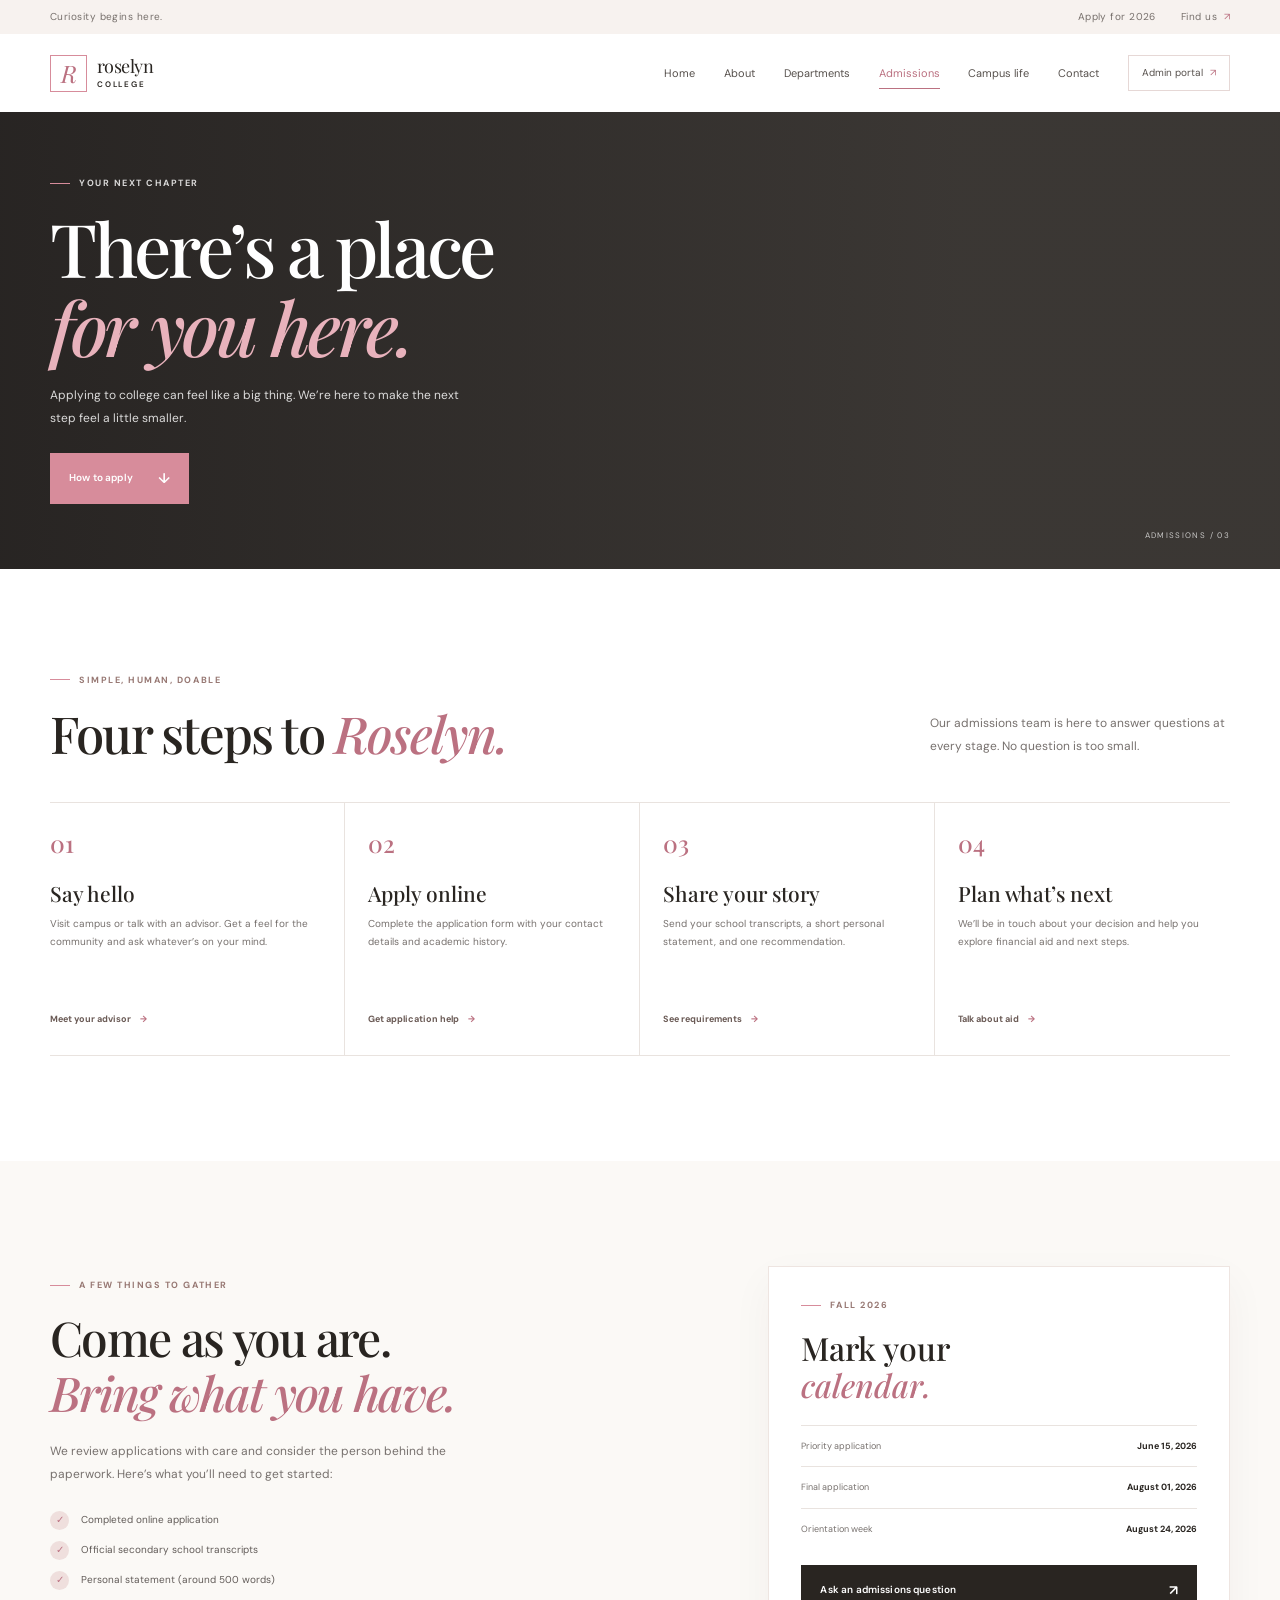
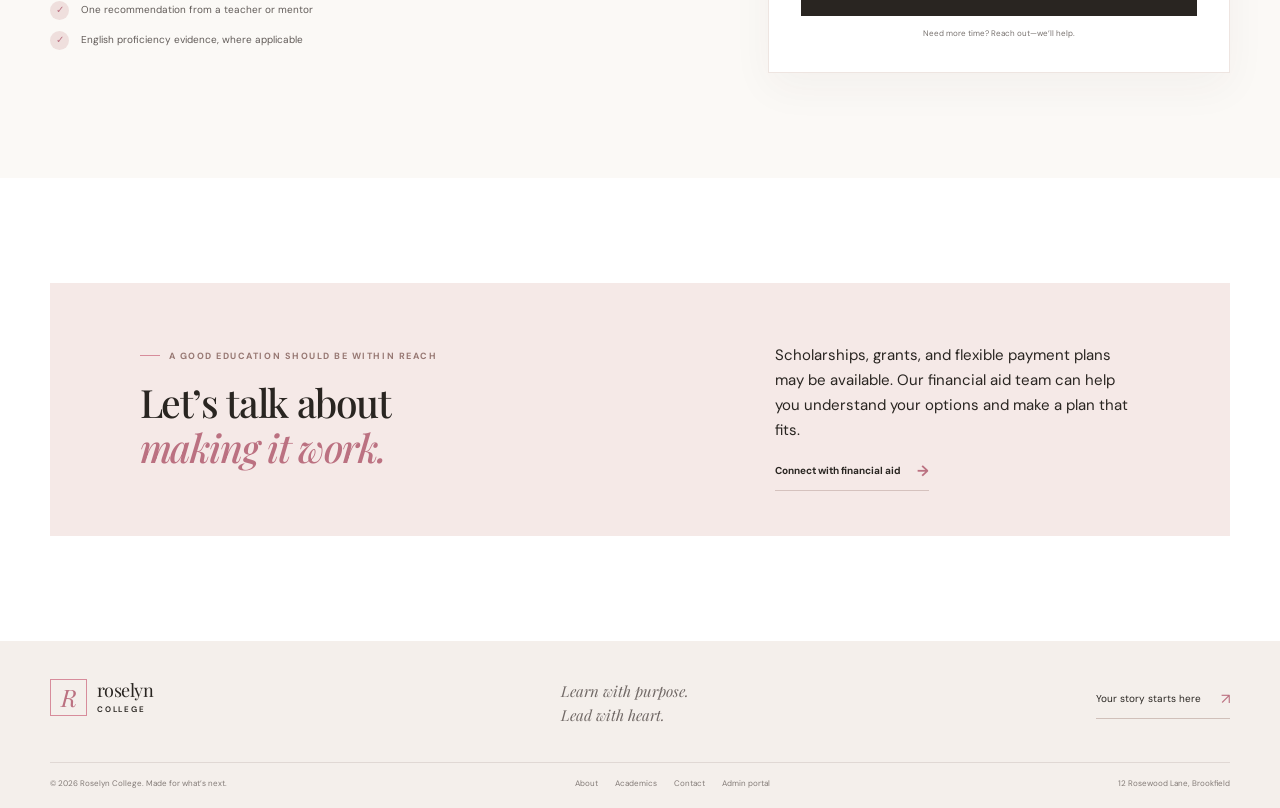
<file: admissions.html>
<!doctype html>
<html lang="en">
<head>
  <meta charset="utf-8"><meta name="viewport" content="width=device-width, initial-scale=1">
  <meta name="description" content="Learn about applying to Roselyn College, eligibility, financial aid, and important dates.">
  <title>Admissions | Roselyn College</title>
  <link rel="preconnect" href="https://fonts.googleapis.com"><link rel="preconnect" href="https://fonts.gstatic.com" crossorigin>
  <link href="https://fonts.googleapis.com/css2?family=DM+Sans:wght@400;500;600;700&family=Playfair+Display:wght@500;600;700&display=swap" rel="stylesheet"><link rel="stylesheet" href="style.css"><script src="script.js" defer></script>
</head>
<body>
  <header class="site-header"><div class="topbar"><div class="container topbar-inner"><span>Curiosity begins here.</span><div><a href="admissions.html">Apply for 2026</a><a href="contact.html">Find us <span>↗</span></a></div></div></div><nav class="navbar container" aria-label="Main navigation"><a class="brand" href="index.html"><span class="brand-mark">R</span><span class="brand-name">roselyn<span>COLLEGE</span></span></a><button class="menu-toggle" aria-label="Open navigation menu" aria-expanded="false"><span></span><span></span></button><div class="nav-links"><a href="index.html">Home</a><a href="about.html">About</a><a href="departments.html">Departments</a><a href="admissions.html">Admissions</a><a href="gallery.html">Campus life</a><a href="contact.html">Contact</a><a class="nav-admin" href="admin.html">Admin portal <span>↗</span></a></div></nav></header>
  <main>
    <section class="page-hero admissions-hero"><div class="container page-hero-content"><p class="eyebrow eyebrow-light"><span></span> Your next chapter</p><h1>There’s a place<br><em>for you here.</em></h1><p>Applying to college can feel like a big thing. We’re here to make the next step feel a little smaller.</p><a class="button button-pink" href="#how-to-apply">How to apply <span>↓</span></a></div><span class="page-hero-index">ADMISSIONS / 03</span></section>
    <section class="section-pad" id="how-to-apply"><div class="container"><div class="section-heading reveal"><div><p class="eyebrow"><span></span> Simple, human, doable</p><h2>Four steps to <em>Roselyn.</em></h2></div><p class="body-copy heading-side-copy">Our admissions team is here to answer questions at every stage. No question is too small.</p></div><div class="steps-grid"><article class="step-card reveal"><span class="step-index">01</span><h3>Say hello</h3><p>Visit campus or talk with an advisor. Get a feel for the community and ask whatever’s on your mind.</p><a href="contact.html">Meet your advisor <span>→</span></a></article><article class="step-card reveal"><span class="step-index">02</span><h3>Apply online</h3><p>Complete the application form with your contact details and academic history.</p><a href="contact.html">Get application help <span>→</span></a></article><article class="step-card reveal"><span class="step-index">03</span><h3>Share your story</h3><p>Send your school transcripts, a short personal statement, and one recommendation.</p><a href="#requirements">See requirements <span>→</span></a></article><article class="step-card reveal"><span class="step-index">04</span><h3>Plan what’s next</h3><p>We’ll be in touch about your decision and help you explore financial aid and next steps.</p><a href="contact.html">Talk about aid <span>→</span></a></article></div></div></section>
    <section class="requirements-section section-pad soft-section" id="requirements"><div class="container requirements-grid"><div class="requirements-copy reveal"><p class="eyebrow"><span></span> A few things to gather</p><h2>Come as you are.<br><em>Bring what you have.</em></h2><p class="body-copy">We review applications with care and consider the person behind the paperwork. Here’s what you’ll need to get started:</p><ul class="check-list"><li><span>✓</span> Completed online application</li><li><span>✓</span> Official secondary school transcripts</li><li><span>✓</span> Personal statement (around 500 words)</li><li><span>✓</span> One recommendation from a teacher or mentor</li><li><span>✓</span> English proficiency evidence, where applicable</li></ul></div><aside class="date-card reveal"><p class="eyebrow"><span></span> Fall 2026</p><h3>Mark your<br><em>calendar.</em></h3><div class="date-line"><span>Priority application</span><strong>June 15, 2026</strong></div><div class="date-line"><span>Final application</span><strong>August 01, 2026</strong></div><div class="date-line"><span>Orientation week</span><strong>August 24, 2026</strong></div><a class="button button-dark" href="contact.html">Ask an admissions question <span>↗</span></a><small>Need more time? Reach out—we’ll help.</small></aside></div></section>
    <section class="section-pad"><div class="container aid-banner reveal"><div><p class="eyebrow"><span></span> A good education should be within reach</p><h2>Let’s talk about<br><em>making it work.</em></h2></div><div><p>Scholarships, grants, and flexible payment plans may be available. Our financial aid team can help you understand your options and make a plan that fits.</p><a class="text-link" href="contact.html">Connect with financial aid <span>→</span></a></div></div></section>
  </main>
  <footer class="site-footer"><div class="container footer-top"><a class="brand footer-brand" href="index.html"><span class="brand-mark">R</span><span class="brand-name">roselyn<span>COLLEGE</span></span></a><p>Learn with purpose.<br>Lead with heart.</p><a class="footer-apply" href="admissions.html">Your story starts here <span>↗</span></a></div><div class="container footer-bottom"><span>© 2026 Roselyn College. Made for what’s next.</span><div><a href="about.html">About</a><a href="departments.html">Academics</a><a href="contact.html">Contact</a><a href="admin.html">Admin portal</a></div><span>12 Rosewood Lane, Brookfield</span></div></footer>
</body></html>
</file>
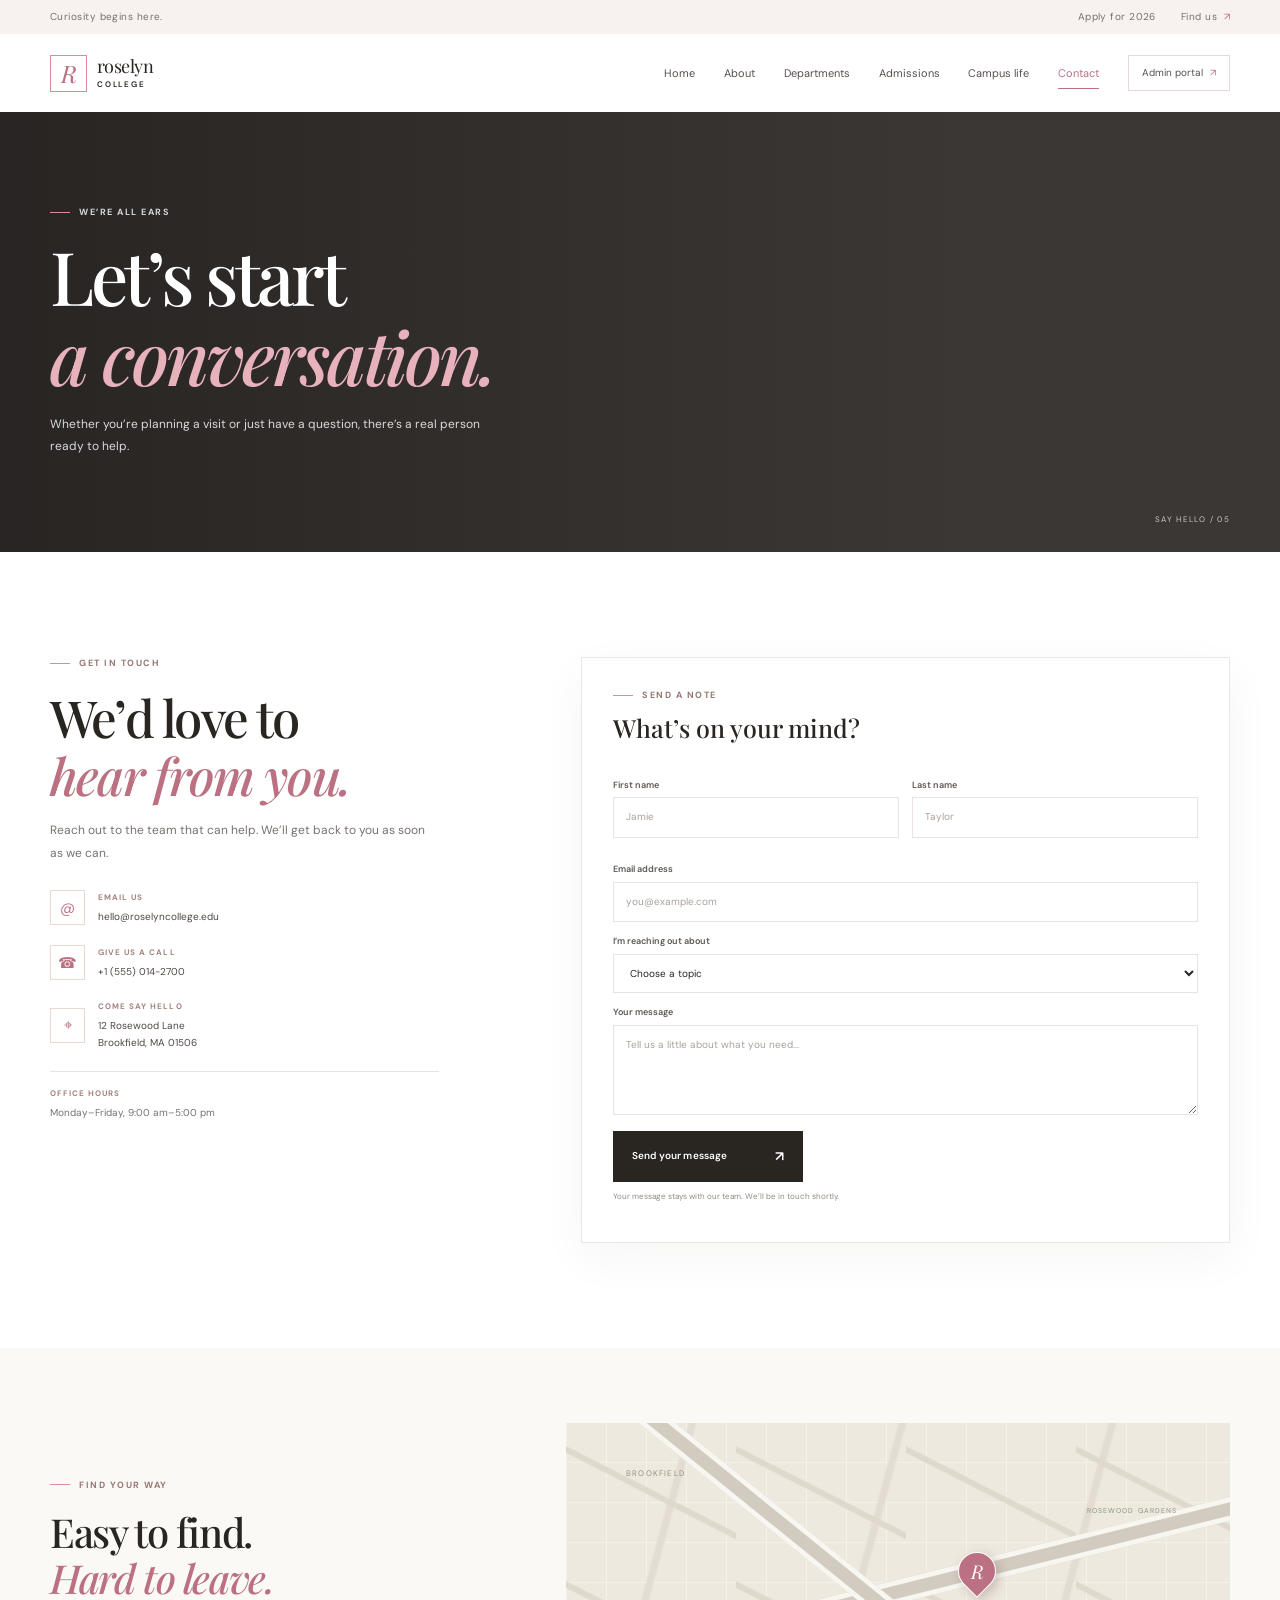
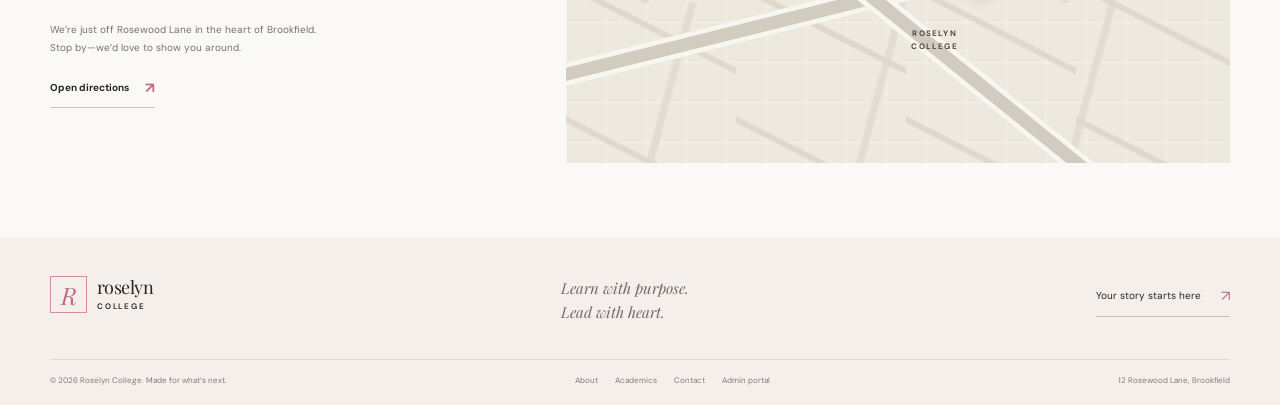
<file: contact.html>
<!doctype html>
<html lang="en">
<head>
  <meta charset="utf-8"><meta name="viewport" content="width=device-width, initial-scale=1">
  <meta name="description" content="Get in touch with Roselyn College admissions and student services.">
  <title>Contact Us | Roselyn College</title>
  <link rel="preconnect" href="https://fonts.googleapis.com"><link rel="preconnect" href="https://fonts.gstatic.com" crossorigin>
  <link href="https://fonts.googleapis.com/css2?family=DM+Sans:wght@400;500;600;700&family=Playfair+Display:wght@500;600;700&display=swap" rel="stylesheet"><link rel="stylesheet" href="style.css"><script src="script.js" defer></script>
</head>
<body>
  <header class="site-header"><div class="topbar"><div class="container topbar-inner"><span>Curiosity begins here.</span><div><a href="admissions.html">Apply for 2026</a><a href="contact.html">Find us <span>↗</span></a></div></div></div><nav class="navbar container" aria-label="Main navigation"><a class="brand" href="index.html"><span class="brand-mark">R</span><span class="brand-name">roselyn<span>COLLEGE</span></span></a><button class="menu-toggle" aria-label="Open navigation menu" aria-expanded="false"><span></span><span></span></button><div class="nav-links"><a href="index.html">Home</a><a href="about.html">About</a><a href="departments.html">Departments</a><a href="admissions.html">Admissions</a><a href="gallery.html">Campus life</a><a href="contact.html">Contact</a><a class="nav-admin" href="admin.html">Admin portal <span>↗</span></a></div></nav></header>
  <main>
    <section class="page-hero contact-hero"><div class="container page-hero-content"><p class="eyebrow eyebrow-light"><span></span> We’re all ears</p><h1>Let’s start<br><em>a conversation.</em></h1><p>Whether you’re planning a visit or just have a question, there’s a real person ready to help.</p></div><span class="page-hero-index">SAY HELLO / 05</span></section>
    <section class="section-pad"><div class="container contact-layout"><div class="contact-details reveal"><p class="eyebrow"><span></span> Get in touch</p><h2>We’d love to<br><em>hear from you.</em></h2><p class="body-copy">Reach out to the team that can help. We’ll get back to you as soon as we can.</p><div class="contact-method"><span class="contact-symbol">@</span><div><small>EMAIL US</small><a href="mailto:hello@roselyncollege.edu">hello@roselyncollege.edu</a></div></div><div class="contact-method"><span class="contact-symbol">☎</span><div><small>GIVE US A CALL</small><a href="tel:+15550142700">+1 (555) 014-2700</a></div></div><div class="contact-method"><span class="contact-symbol">⌖</span><div><small>COME SAY HELLO</small><p>12 Rosewood Lane<br>Brookfield, MA 01506</p></div></div><div class="contact-hours"><span>OFFICE HOURS</span><p>Monday–Friday, 9:00 am–5:00 pm</p></div></div>
      <form class="contact-form reveal" id="contact-form"><p class="eyebrow"><span></span> Send a note</p><h3>What’s on your mind?</h3><div class="form-row"><label>First name<input name="firstName" type="text" autocomplete="given-name" placeholder="Jamie" required></label><label>Last name<input name="lastName" type="text" autocomplete="family-name" placeholder="Taylor" required></label></div><label>Email address<input name="email" type="email" autocomplete="email" placeholder="you@example.com" required></label><label>I’m reaching out about<select name="topic" required><option value="" disabled selected>Choose a topic</option><option>Admissions</option><option>Academic programs</option><option>Campus visit</option><option>Student services</option><option>Something else</option></select></label><label>Your message<textarea name="message" rows="4" placeholder="Tell us a little about what you need..." required></textarea></label><button class="button button-dark" type="submit">Send your message <span>↗</span></button><p class="form-note">Your message stays with our team. We’ll be in touch shortly.</p><p class="form-success" role="status" aria-live="polite"></p></form></div></section>
    <section class="map-section"><div class="container map-content"><div><p class="eyebrow"><span></span> Find your way</p><h2>Easy to find.<br><em>Hard to leave.</em></h2><p>We’re just off Rosewood Lane in the heart of Brookfield. Stop by—we’d love to show you around.</p><a class="text-link" href="https://maps.google.com/?q=12+Rosewood+Lane+Brookfield+MA+01506" target="_blank" rel="noreferrer">Open directions <span>↗</span></a></div><div class="map-card"><div class="map-grid-pattern"></div><span class="map-label">BROOKFIELD</span><div class="map-pin"><span>R</span></div><span class="map-campus">ROSELYN<br>COLLEGE</span><div class="map-road road-one"></div><div class="map-road road-two"></div><span class="map-park">ROSEWOOD GARDENS</span></div></div></section>
  </main>
  <footer class="site-footer"><div class="container footer-top"><a class="brand footer-brand" href="index.html"><span class="brand-mark">R</span><span class="brand-name">roselyn<span>COLLEGE</span></span></a><p>Learn with purpose.<br>Lead with heart.</p><a class="footer-apply" href="admissions.html">Your story starts here <span>↗</span></a></div><div class="container footer-bottom"><span>© 2026 Roselyn College. Made for what’s next.</span><div><a href="about.html">About</a><a href="departments.html">Academics</a><a href="contact.html">Contact</a><a href="admin.html">Admin portal</a></div><span>12 Rosewood Lane, Brookfield</span></div></footer>
  </body></html>
</file>
<file: style.css>
/* Roselyn College — shared visual system */
:root {
  --ink: #292521;
  --muted: #77716e;
  --pink: #d78c9b;
  --pink-dark: #bb7181;
  --rose-pale: #f5e8e8;
  --cream: #fbf9f6;
  --paper: #fff;
  --line: #e9e3df;
  --sage: #747d70;
  --serif: "Playfair Display", Georgia, serif;
  --sans: "DM Sans", "Segoe UI", sans-serif;
}
* { box-sizing: border-box; }
html { scroll-behavior: smooth; }
body { margin: 0; color: var(--ink); background: var(--paper); font-family: var(--sans); font-size: 15px; line-height: 1.65; -webkit-font-smoothing: antialiased; }
img { display: block; width: 100%; }
a { color: inherit; text-decoration: none; }
button, input, textarea, select { font: inherit; }
button, a { -webkit-tap-highlight-color: transparent; }
button { color: inherit; }
.container { width: min(1180px, calc(100% - 64px)); margin-inline: auto; }
.site-header { position: relative; z-index: 20; background: #fff; }
.topbar { height: 34px; background: #f7f2ef; font-size: 10px; letter-spacing: .045em; color: #77706c; }
.topbar-inner, .topbar-inner > div { height: 100%; display: flex; align-items: center; justify-content: space-between; }
.topbar-inner > div { gap: 25px; }
.topbar a { transition: color .2s; }
.topbar a:hover { color: var(--pink-dark); }
.topbar a span { color: var(--pink-dark); margin-left: 3px; }
.navbar { height: 78px; display: flex; align-items: center; justify-content: space-between; }
.brand { display: inline-flex; align-items: center; gap: 10px; flex-shrink: 0; }
.brand-mark { width: 37px; height: 37px; border: 1px solid var(--pink); color: var(--pink-dark); display: grid; place-items: center; font-family: var(--serif); font-size: 24px; font-style: italic; line-height: 1; }
.brand-name { display: grid; font-family: var(--serif); font-size: 18px; letter-spacing: -.03em; line-height: 1.05; }
.brand-name > span { font: 600 8px var(--sans); letter-spacing: .22em; margin-top: 4px; }
.nav-links { display: flex; align-items: center; gap: clamp(15px, 2.25vw, 32px); }
.nav-links > a { position: relative; color: #57514d; font-size: 11px; transition: color .2s; }
.nav-links > a:not(.nav-admin)::after { content: ""; position: absolute; bottom: -7px; left: 0; width: 0; height: 1px; background: var(--pink-dark); transition: width .25s; }
.nav-links > a:hover, .nav-links > a[aria-current="page"] { color: var(--pink-dark); }
.nav-links > a:hover::after, .nav-links > a[aria-current="page"]::after { width: 100%; }
.nav-links .nav-admin { border: 1px solid #e6d8d6; padding: 9px 13px; font-size: 10px; }
.nav-admin span { color: var(--pink-dark); margin-left: 4px; }
.menu-toggle { display: none; background: none; border: 0; padding: 10px; cursor: pointer; }
.hero { position: relative; min-height: 610px; height: min(690px, 77vw); max-height: 760px; display: flex; align-items: center; overflow: hidden; color: white; background: #48443f; }
.hero-image, .hero-shade { position: absolute; inset: 0; }
.hero-image { background: url("https://images.unsplash.com/photo-1562774053-701939374585?auto=format&fit=crop&w=2200&q=90") center 48% / cover; transform: scale(1.02); animation: hero-zoom 1.6s ease-out both; }
.hero-shade { background: linear-gradient(90deg, rgba(28,27,25,.73) 0%, rgba(32,29,28,.48) 45%, rgba(30,27,26,.1) 100%), linear-gradient(0deg, rgba(18,16,15,.3), transparent 38%); }
.hero-content { position: relative; z-index: 1; padding-top: 5px; }
.eyebrow { margin: 0 0 18px; display: flex; align-items: center; gap: 9px; color: #977873; font-size: 9px; font-weight: 700; letter-spacing: .17em; line-height: 1.4; text-transform: uppercase; }
.eyebrow > span { width: 20px; height: 1px; display: inline-block; background: var(--pink); }
.eyebrow-light { color: rgba(255,255,255,.82); }
.hero h1, .page-hero h1 { margin: 0; max-width: 700px; font: 500 clamp(54px, 7vw, 88px)/1.07 var(--serif); letter-spacing: -.045em; }
h1 em, h2 em, h3 em { color: var(--pink-dark); font-weight: 500; }
.hero h1 em, .page-hero h1 em, .admission-banner h2 em, .program-cta h2 em { color: #e8b2bc; }
.hero-copy { max-width: 435px; margin: 23px 0 28px; color: rgba(255,255,255,.84); font-size: 13px; line-height: 1.85; }
.hero-actions { display: flex; align-items: center; gap: 25px; }
.button { display: inline-flex; align-items: center; justify-content: center; gap: 25px; border: 0; padding: 14px 19px; font-size: 10px; font-weight: 600; letter-spacing: .015em; cursor: pointer; transition: transform .2s, background .2s, box-shadow .2s; }
.button:hover { transform: translateY(-2px); box-shadow: 0 8px 22px rgba(34, 25, 23, .13); }
.button span { font-size: 14px; }
.button-pink { background: var(--pink); color: #fff; }
.button-pink:hover { background: var(--pink-dark); }
.button-white { background: #fff; color: var(--ink); }
.button-dark { background: var(--ink); color: white; }
.button-dark:hover { background: #4a3e3a; }
.text-link { display: inline-flex; gap: 16px; align-items: center; color: var(--ink); font-size: 10px; font-weight: 700; border-bottom: 1px solid #d5c2be; padding-bottom: 6px; transition: color .2s, gap .2s; }
.text-link:hover { color: var(--pink-dark); gap: 21px; }
.text-link span { font-size: 15px; color: var(--pink-dark); }
.light-link { color: white; border-color: rgba(255,255,255,.45); }
.light-link:hover { color: #f1c3ca; }
.hero-note { position: absolute; right: 7%; bottom: 60px; display: flex; gap: 12px; align-items: center; color: rgba(255,255,255,.76); font-size: 8px; line-height: 1.7; letter-spacing: .18em; }
.note-line { height: 1px; width: 44px; background: var(--pink); }
.scroll-cue { position: absolute; left: max(32px, calc((100% - 1180px)/2)); bottom: 27px; display: flex; align-items: center; gap: 10px; color: rgba(255,255,255,.62); font-size: 8px; letter-spacing: .18em; }
.scroll-cue span { display: block; width: 1px; height: 23px; background: var(--pink); }
.section-pad { padding: 105px 0; }
.welcome-grid { display: grid; grid-template-columns: 1fr 1fr; gap: 9%; align-items: center; }
h2 { font: 500 clamp(36px, 4vw, 51px)/1.15 var(--serif); letter-spacing: -.035em; margin: 0 0 20px; }
.body-copy { color: var(--muted); font-size: 12px; line-height: 1.9; }
.welcome-copy .body-copy { max-width: 440px; margin: 0 0 22px; }
.stat-row { display: flex; gap: clamp(20px, 4vw, 55px); margin-top: 51px; padding-top: 22px; border-top: 1px solid var(--line); }
.stat-row > div { display: grid; }
.stat-row strong { font: 500 29px var(--serif); }
.stat-row strong span { color: var(--pink-dark); font-size: 17px; }
.stat-row small { margin-top: 4px; color: var(--muted); font-size: 9px; }
.welcome-visual { position: relative; padding: 0 22px 22px 0; }
.welcome-visual::before { content: ""; position: absolute; right: 0; bottom: 0; width: 64%; height: 65%; background: #f2e5e3; }
.welcome-visual > img { position: relative; z-index: 1; height: 430px; object-fit: cover; }
.image-caption { position: absolute; z-index: 2; left: -19px; bottom: 44px; display: flex; align-items: center; gap: 10px; padding: 13px 18px; background: white; color: #8c7772; font-size: 8px; line-height: 1.6; letter-spacing: .13em; }
.image-caption strong { color: var(--ink); font-weight: 600; }
.caption-dot { width: 7px; height: 7px; border-radius: 50%; background: var(--pink); }
.round-stamp { position: absolute; z-index: 2; top: 24px; right: -24px; width: 88px; height: 88px; display: grid; place-items: center; border-radius: 50%; background: var(--pink); color: white; }
.round-stamp > span { position: absolute; font-size: 6px; letter-spacing: .12em; transform: translateY(-29px); }
.round-stamp b { font: italic 36px var(--serif); }
.soft-section { background: var(--cream); }
.section-heading { display: flex; justify-content: space-between; align-items: end; gap: 35px; margin-bottom: 39px; }
.section-heading h2 { margin-bottom: 0; }
.section-heading .text-link { margin-bottom: 8px; flex-shrink: 0; }
.heading-side-copy { max-width: 300px; margin: 0 0 5px; }
.program-grid { display: grid; grid-template-columns: repeat(4, 1fr); gap: 14px; }
.program-card { position: relative; min-height: 255px; padding: 25px 22px; background: #fff; border: 1px solid #f0e9e6; transition: transform .25s, box-shadow .25s; }
.program-card:hover { transform: translateY(-5px); box-shadow: 0 14px 35px rgba(69, 51, 47, .08); }
.card-number { color: #a79b97; font-size: 8px; letter-spacing: .1em; }
.program-icon { margin: 23px 0 14px; width: 34px; height: 34px; display: grid; place-items: center; border: 1px solid #e6c6c6; color: var(--pink-dark); font: italic 17px var(--serif); }
.program-card h3, .value-card h3 { margin: 0 0 7px; font: 500 19px var(--serif); }
.program-card p { margin: 0; color: var(--muted); font-size: 10px; line-height: 1.8; max-width: 220px; }
.card-arrow { position: absolute; right: 22px; bottom: 23px; color: var(--pink-dark); font-size: 17px; transition: transform .2s; }
.program-card:hover .card-arrow { transform: translate(3px,-3px); }
.news-layout { display: grid; grid-template-columns: .75fr 1.45fr; gap: 12%; }
.news-intro h2 { margin-bottom: 15px; }
.news-intro .body-copy { max-width: 255px; margin: 0 0 23px; }
.news-list { border-top: 1px solid var(--line); }
.news-item { display: grid; grid-template-columns: 49px 1fr 25px; gap: 20px; align-items: center; padding: 23px 0; border-bottom: 1px solid var(--line); }
.news-date { display: grid; justify-items: center; padding: 8px 0; background: var(--cream); color: var(--pink-dark); }
.news-date strong { font: 500 19px var(--serif); line-height: 1.2; }
.news-date span { font-size: 8px; letter-spacing: .1em; }
.news-tag { color: #a57c77; font-size: 8px; font-weight: 700; letter-spacing: .14em; }
.news-item h3 { margin: 4px 0; font: 500 17px var(--serif); }
.news-item p { margin: 0; color: var(--muted); font-size: 10px; }
.news-arrow { color: var(--pink-dark); font-size: 17px; }
.admission-banner { position: relative; overflow: hidden; background: #34312f; color: white; padding: 76px 0; }
.banner-inner { display: flex; align-items: center; justify-content: space-between; position: relative; z-index: 1; }
.admission-banner h2, .program-cta h2 { margin: 0; font-size: clamp(41px, 5vw, 60px); }
.banner-right { width: 310px; }
.banner-right p, .program-cta .cta-inner > div:last-child > p { color: #c9c2bf; font-size: 11px; line-height: 1.9; margin: 0 0 17px; }
.banner-right .button { margin-bottom: 15px; }
.banner-right small { display: block; color: #c1a8a4; font-size: 8px; letter-spacing: .15em; }
.banner-shape { position: absolute; width: 450px; height: 450px; border: 1px solid rgba(215,140,155,.16); border-radius: 50%; right: 24%; top: -230px; box-shadow: 0 0 0 42px rgba(215,140,155,.035), 0 0 0 84px rgba(215,140,155,.025); }
.facilities .section-heading { margin-bottom: 35px; }
.facility-grid { display: grid; grid-template-columns: 1.28fr 1fr 1fr; gap: 13px; }
.facility-card { position: relative; overflow: hidden; min-height: 270px; background: #ddd; }
.facility-card img { height: 100%; min-height: 270px; object-fit: cover; transition: transform .6s; }
.facility-card:hover img { transform: scale(1.045); }
.facility-card::after { content: ""; position: absolute; inset: 35% 0 0; background: linear-gradient(transparent, rgba(28,24,22,.72)); }
.facility-label { position: absolute; z-index: 1; left: 19px; right: 18px; bottom: 17px; display: grid; grid-template-columns: 1fr 20px; align-items: end; color: white; }
.facility-label small { grid-column: 1; margin-bottom: 3px; font-size: 8px; letter-spacing: .14em; color: #e4c4c6; }
.facility-label strong { grid-column: 1; font: 500 20px var(--serif); }
.facility-label b { grid-column: 2; grid-row: 1 / span 2; font-weight: 400; font-size: 17px; }
.site-footer { padding: 38px 0 18px; background: #f4efeb; }
.footer-top { display: flex; align-items: center; justify-content: space-between; padding-bottom: 35px; }
.footer-brand { align-self: flex-start; }
.footer-top > p { margin: 0; color: #716966; font: italic 15px/1.6 var(--serif); }
.footer-apply { display: flex; gap: 20px; align-items: center; border-bottom: 1px solid #d0c0ba; padding: 0 0 7px; font-size: 10px; }
.footer-apply span { color: var(--pink-dark); font-size: 15px; }
.footer-bottom { padding-top: 14px; border-top: 1px solid #e0d8d4; display: flex; align-items: center; justify-content: space-between; color: #837b77; font-size: 8px; }
.footer-bottom div { display: flex; gap: 17px; }
.footer-bottom a:hover { color: var(--pink-dark); }
/* Interior pages */
.page-hero { position: relative; min-height: 440px; display: flex; align-items: center; overflow: hidden; color: white; background: #45413d; }
.page-hero::before, .page-hero::after { content: ""; position: absolute; inset: 0; }
.page-hero::before { background-position: center; background-size: cover; transform: scale(1.015); }
.page-hero::after { background: linear-gradient(90deg, rgba(32,29,28,.79), rgba(32,29,28,.28) 75%); }
.about-hero::before { background-image: url("https://images.unsplash.com/photo-1523580494863-6f3031224c94?auto=format&fit=crop&w=2000&q=85"); }
.departments-hero::before { background-image: url("https://images.unsplash.com/photo-1523580494863-6f3031224c94?auto=format&fit=crop&w=2000&q=85"); }
.admissions-hero::before { background-image: url("https://images.unsplash.com/photo-1523580494863-6f3031224c94?auto=format&fit=crop&w=2000&q=85"); background-position: center 38%; }
.gallery-hero::before { background-image: url("https://images.unsplash.com/photo-1562774053-701939374585?auto=format&fit=crop&w=2000&q=85"); }
.contact-hero::before { background-image: url("https://images.unsplash.com/photo-1523580494863-6f3031224c94?auto=format&fit=crop&w=2000&q=85"); }
.page-hero-content { position: relative; z-index: 1; padding-block: 65px; }
.page-hero h1 { font-size: clamp(48px, 6vw, 74px); }
.page-hero-content > p:not(.eyebrow) { max-width: 430px; margin: 18px 0 0; color: rgba(255,255,255,.83); font-size: 12px; line-height: 1.9; }
.page-hero-content .button { margin-top: 23px; }
.page-hero-index { position: absolute; z-index: 1; right: max(32px, calc((100% - 1180px)/2)); bottom: 26px; font-size: 8px; letter-spacing: .17em; color: rgba(255,255,255,.72); }
.story-grid { display: grid; grid-template-columns: .9fr 1fr; gap: 10%; align-items: center; }
.story-image { position: relative; }
.story-image img { height: 440px; object-fit: cover; }
.story-image-note { position: absolute; right: -20px; bottom: 22px; padding: 14px 19px; background: white; color: #9a817b; font-size: 8px; line-height: 1.6; letter-spacing: .12em; }
.story-image-note strong { color: var(--ink); }
.story-copy h2 { font-size: clamp(34px, 3.8vw, 47px); }
.story-copy .body-copy { margin: 0 0 16px; }
.story-copy .text-link { margin-top: 8px; }
.values-grid { display: grid; grid-template-columns: repeat(3, 1fr); gap: 15px; }
.value-card { padding: 24px; background: white; border: 1px solid #f0e9e6; }
.value-card > span { color: #a39994; font-size: 8px; letter-spacing: .1em; }
.value-card .program-icon { margin-top: 20px; }
.value-card h3 { font-size: 23px; }
.value-card p { margin: 0; color: var(--muted); font-size: 11px; line-height: 1.8; }
.achievement-row { display: grid; grid-template-columns: .75fr 1.25fr; gap: 12%; }
.achievement-intro h2 { margin-bottom: 14px; }
.achievement-intro .body-copy { max-width: 260px; }
.achievement-stats { display: grid; grid-template-columns: 1fr 1fr; column-gap: 35px; }
.achievement { min-height: 119px; padding: 10px 0 22px; border-bottom: 1px solid var(--line); }
.achievement strong { display: block; font: 500 39px var(--serif); color: var(--pink-dark); line-height: 1.2; }
.achievement strong span { font-size: 22px; }
.achievement > span { display: block; max-width: 180px; margin-top: 7px; color: var(--muted); font-size: 10px; line-height: 1.65; }
.quote-band { padding: 76px 0; text-align: center; background: #f3e7e5; }
.quote-band .container { max-width: 780px; }
.quote-mark { color: var(--pink-dark); font: 70px/.8 var(--serif); }
.quote-band blockquote { margin: 16px 0; font: 500 clamp(24px, 3.2vw, 36px)/1.35 var(--serif); }
.quote-band p { margin: 0; color: #987c76; font-size: 8px; letter-spacing: .16em; }
.department-grid { display: grid; grid-template-columns: 1fr 1fr; gap: 27px; }
.department-card { display: grid; grid-template-columns: .9fr 1fr; min-height: 270px; border: 1px solid #eee6e2; background: white; }
.department-image { position: relative; overflow: hidden; min-height: 100%; }
.department-image img { position: absolute; inset: 0; width: 100%; height: 100%; object-fit: cover; transition: transform .45s; }
.department-card:hover .department-image img { transform: scale(1.04); }
.department-image > span { position: absolute; top: 14px; left: 14px; width: 26px; height: 26px; display: grid; place-items: center; color: white; background: var(--pink-dark); font-size: 9px; }
.department-info { padding: 23px 20px; }
.department-info .eyebrow { margin-bottom: 8px; font-size: 8px; }
.department-info h3 { margin: 0 0 7px; font: 500 22px var(--serif); }
.department-info > p:not(.eyebrow) { margin: 0; color: var(--muted); font-size: 10px; line-height: 1.75; }
.tag-list { display: flex; flex-wrap: wrap; gap: 5px; margin: 13px 0 15px; }
.tag-list span { padding: 4px 7px; background: #f8f3f1; color: #776d68; font-size: 8px; }
.department-info .text-link { font-size: 9px; }
.program-cta { padding: 68px 0; background: #373330; color: white; }
.cta-inner { display: flex; justify-content: space-between; align-items: center; gap: 45px; }
.cta-inner > div:last-child { max-width: 365px; }
.cta-inner > div:last-child > p { margin-top: 0; }
.cta-inner .button { margin-top: 4px; }
.steps-grid { display: grid; grid-template-columns: repeat(4, 1fr); border-top: 1px solid var(--line); border-bottom: 1px solid var(--line); }
.step-card { padding: 24px 23px 26px 0; border-right: 1px solid var(--line); }
.step-card:not(:first-child) { padding-left: 23px; }
.step-card:last-child { border-right: 0; }
.step-index { color: var(--pink-dark); font: 500 24px var(--serif); }
.step-card h3 { margin: 18px 0 8px; font: 500 21px var(--serif); }
.step-card p { min-height: 75px; margin: 0 0 15px; color: var(--muted); font-size: 10px; line-height: 1.8; }
.step-card a { color: #6a5a55; font-size: 9px; font-weight: 700; }
.step-card a span { margin-left: 7px; color: var(--pink-dark); }
.requirements-grid { display: grid; grid-template-columns: 1fr .8fr; gap: 12%; align-items: center; }
.requirements-copy h2 { font-size: clamp(36px, 4vw, 48px); }
.requirements-copy > .body-copy { max-width: 440px; }
.check-list { list-style: none; padding: 0; margin: 25px 0 0; }
.check-list li { display: flex; align-items: center; gap: 12px; margin: 11px 0; color: #615b58; font-size: 10px; }
.check-list li span { width: 19px; height: 19px; display: grid; place-items: center; border-radius: 50%; background: #efdfdd; color: var(--pink-dark); font-size: 10px; }
.date-card { padding: 32px; background: white; border: 1px solid #eee5e1; box-shadow: 0 15px 40px rgba(69,51,47,.045); }
.date-card h3 { margin: 0 0 21px; font: 500 32px/1.15 var(--serif); }
.date-line { display: flex; justify-content: space-between; gap: 12px; padding: 13px 0; border-top: 1px solid var(--line); font-size: 9px; }
.date-line span { color: var(--muted); }
.date-line strong { font-size: 9px; }
.date-card .button { width: 100%; justify-content: space-between; margin-top: 15px; }
.date-card > small { display: block; text-align: center; margin-top: 11px; color: var(--muted); font-size: 8px; }
.aid-banner { display: flex; justify-content: space-between; align-items: center; gap: 12%; padding: 45px 7%; background: #f5e9e7; }
.aid-banner h2 { margin-bottom: 0; font-size: 39px; }
.aid-banner > div:last-child { max-width: 365px; }
.aid-banner .body-copy { margin: 0 0 15px; }
.gallery-grid { display: grid; grid-template-columns: repeat(3, 1fr); grid-auto-rows: 225px; gap: 14px; }
.gallery-item { position: relative; overflow: hidden; padding: 0; border: 0; background: #ded8d2; text-align: left; cursor: zoom-in; }
.gallery-item::after { content: ""; position: absolute; inset: 45% 0 0; background: linear-gradient(transparent, rgba(25,21,19,.7)); }
.gallery-item img { width: 100%; height: 100%; object-fit: cover; transition: transform .55s; }
.gallery-item:hover img { transform: scale(1.05); }
.gallery-tall { grid-row: span 2; }
.gallery-wide { grid-column: span 2; }
.gallery-caption { position: absolute; z-index: 1; left: 17px; right: 17px; bottom: 15px; display: grid; grid-template-columns: 1fr 22px; color: white; }
.gallery-caption small { grid-column: 1; color: #e9c8ca; font-size: 7px; letter-spacing: .14em; }
.gallery-caption strong { grid-column: 1; margin-top: 3px; font: 500 17px var(--serif); }
.gallery-caption b { grid-column: 2; grid-row: 1 / span 2; align-self: end; font-size: 16px; font-weight: 400; }
.lightbox { position: fixed; z-index: 50; inset: 0; display: grid; place-items: center; padding: 50px; background: rgba(24,21,20,.92); opacity: 0; visibility: hidden; transition: opacity .25s, visibility .25s; }
.lightbox.open { opacity: 1; visibility: visible; }
.lightbox img { width: auto; max-width: min(100%, 1100px); max-height: 85vh; object-fit: contain; }
.lightbox-close { position: absolute; top: 18px; right: 25px; padding: 2px 10px; border: 0; background: none; color: white; font-size: 37px; cursor: pointer; }
.contact-layout { display: grid; grid-template-columns: .75fr 1.25fr; gap: 12%; align-items: start; }
.contact-details h2 { margin-bottom: 14px; }
.contact-details > .body-copy { margin: 0 0 26px; }
.contact-method { display: flex; gap: 13px; align-items: center; margin: 20px 0; }
.contact-symbol { width: 35px; height: 35px; display: grid; place-items: center; border: 1px solid #ead8d5; color: var(--pink-dark); font-size: 15px; }
.contact-method small, .contact-hours > span { display: block; color: #a3847e; font-size: 8px; font-weight: 700; letter-spacing: .13em; }
.contact-method a, .contact-method p { display: block; margin: 3px 0 0; color: #4e4845; font-size: 10px; line-height: 1.7; }
.contact-hours { padding-top: 15px; border-top: 1px solid var(--line); }
.contact-hours p { margin: 5px 0; color: var(--muted); font-size: 10px; }
.contact-form { padding: 31px; border: 1px solid #eee6e2; box-shadow: 0 15px 45px rgba(58,43,40,.045); }
.contact-form .eyebrow { margin-bottom: 9px; }
.contact-form h3 { margin: 0 0 22px; font: 500 25px var(--serif); }
.contact-form label { display: block; margin: 12px 0; color: #5e5652; font-size: 9px; font-weight: 600; }
.form-row { display: grid; grid-template-columns: 1fr 1fr; gap: 13px; }
.contact-form input, .contact-form select, .contact-form textarea { width: 100%; display: block; margin-top: 5px; border: 1px solid #e9e2de; border-radius: 0; padding: 11px 12px; outline: none; background: white; color: var(--ink); font-size: 10px; font-weight: 400; }
.contact-form input:focus, .contact-form select:focus, .contact-form textarea:focus { border-color: var(--pink); box-shadow: 0 0 0 2px rgba(215,140,155,.13); }
.contact-form input::placeholder, .contact-form textarea::placeholder { color: #aaa19c; }
.contact-form textarea { resize: vertical; }
.contact-form .button { min-width: 190px; justify-content: space-between; margin-top: 4px; }
.form-note { color: #928983; font-size: 8px; }
.form-success { min-height: 0; margin: 0; color: #47745c; font-size: 10px; }
.form-success:not(:empty) { margin-top: 12px; }
.map-section { padding: 75px 0; background: var(--cream); }
.map-content { display: grid; grid-template-columns: .75fr 1.25fr; gap: 10%; align-items: center; }
.map-content h2 { font-size: 40px; }
.map-content > div:first-child > p:not(.eyebrow) { max-width: 270px; margin: 0 0 17px; color: var(--muted); font-size: 10px; line-height: 1.8; }
.map-card { position: relative; height: 340px; overflow: hidden; background: #eee9df; }
.map-grid-pattern { position: absolute; inset: 0; opacity: .8; background-image: linear-gradient(27deg, transparent 47%, #dcd5c9 48%, #dcd5c9 50%, transparent 51%), linear-gradient(105deg, transparent 47%, #e1dacf 48%, #e1dacf 50%, transparent 51%), linear-gradient(0deg, rgba(255,255,255,.45) 1px, transparent 1px), linear-gradient(90deg, rgba(255,255,255,.45) 1px, transparent 1px); background-size: 170px 135px, 210px 180px, 40px 40px, 40px 40px; }
.map-label, .map-campus, .map-park { position: absolute; z-index: 2; color: #978e80; font-size: 8px; letter-spacing: .15em; }
.map-label { left: 9%; top: 13%; }
.map-park { right: 8%; top: 24%; color: #89937e; font-size: 7px; }
.map-campus { left: 52%; top: 60%; text-align: center; color: #544943; font-weight: 700; line-height: 1.6; }
.map-pin { position: absolute; z-index: 3; left: 59%; top: 38%; width: 38px; height: 38px; display: grid; place-items: center; border: 1px solid white; border-radius: 50% 50% 50% 0; transform: rotate(-45deg); background: var(--pink-dark); box-shadow: 0 5px 12px #77635b55; }
.map-pin span { color: white; font: italic 19px var(--serif); transform: rotate(45deg); }
.map-road { position: absolute; width: 130%; height: 23px; left: -15%; background: #d2cbc0; border: 5px solid #f8f6f1; }
.road-one { top: 46%; transform: rotate(-14deg); }
.road-two { top: 54%; transform: rotate(39deg); }
/* Admin dashboard */
.admin-page { min-height: 100vh; background: #f7f8fa; color: #302f31; font-size: 12px; }
.admin-shell { min-height: 100vh; }
.admin-sidebar { position: fixed; z-index: 25; inset: 0 auto 0 0; display: flex; flex-direction: column; width: 235px; padding: 23px 15px 15px; border-right: 1px solid #ececef; background: white; }
.admin-brand { margin: 0 0 41px 8px; }
.admin-brand .brand-mark { width: 32px; height: 32px; font-size: 21px; }
.admin-brand .brand-name { font-size: 16px; }
.admin-brand .brand-name > span { font-size: 7px; }
.admin-label { margin: 0 0 10px 10px; color: #a5a2a3; font-size: 8px; font-weight: 700; letter-spacing: .16em; }
.admin-nav { display: grid; gap: 4px; }
.admin-nav-link { min-height: 38px; display: flex; align-items: center; gap: 12px; padding: 0 11px; color: #706d70; font-size: 10px; border-radius: 4px; transition: background .2s,color .2s; }
.admin-nav-link > span { width: 17px; color: #8b8589; text-align: center; font-size: 15px; }
.admin-nav-link b { margin-left: auto; color: #8e888b; font-size: 9px; font-weight: 500; }
.admin-nav-link .nav-badge { padding: 2px 6px; border-radius: 9px; background: #f6e8e9; color: #b76e7a; }
.admin-nav-link:hover, .admin-nav-link.active { background: #f8f0f0; color: #a96170; }
.admin-nav-link.active > span { color: #b87480; }
.sidebar-bottom { margin-top: auto; }
.sidebar-bottom > .admin-nav-link { margin-bottom: 17px; }
.admin-user { display: flex; gap: 9px; align-items: center; padding: 13px 2px 1px; border-top: 1px solid #efedef; }
.avatar { width: 29px; height: 29px; flex-shrink: 0; display: grid; place-items: center; border-radius: 50%; background: #ead9d8; color: #775958; font-size: 9px; font-weight: 700; }
.admin-user > div:nth-child(2) { display: grid; }
.admin-user strong { font-size: 9px; }
.admin-user small { color: #999398; font-size: 8px; }
.admin-user button { margin-left: auto; border: 0; background: transparent; color: #888; font-size: 17px; }
.admin-main { margin-left: 235px; }
.admin-topbar { position: sticky; z-index: 10; top: 0; height: 57px; display: flex; align-items: center; justify-content: space-between; padding: 0 32px; border-bottom: 1px solid #ececef; background: rgba(255,255,255,.95); backdrop-filter: blur(8px); }
.admin-breadcrumb { color: #928d91; font-size: 10px; }
.admin-breadcrumb span { padding: 0 8px; color: #c8c3c6; }
.admin-breadcrumb strong { color: #4c484a; font-weight: 600; }
.admin-top-actions { display: flex; align-items: center; gap: 17px; }
.admin-date { color: #999498; font-size: 8px; letter-spacing: .08em; }
.notification-button { position: relative; border: 0; background: transparent; font-size: 16px; color: #716b70; }
.notification-button i { position: absolute; right: 1px; top: 2px; width: 5px; height: 5px; border-radius: 50%; background: var(--pink-dark); }
.admin-content { width: min(1250px, 100%); margin: auto; padding: 35px 36px 60px; }
.admin-panel { display: none; }
.admin-panel.active { display: block; animation: admin-fade .25s ease both; }
.admin-heading { display: flex; justify-content: space-between; align-items: center; gap: 20px; margin-bottom: 23px; }
.admin-heading .eyebrow { margin-bottom: 9px; font-size: 8px; }
.admin-heading h1 { margin: 0; font: 500 30px/1.25 var(--serif); letter-spacing: -.02em; }
.admin-heading h1 > span { color: #d3a66d; font-size: 17px; }
.admin-heading > div > p:last-child { margin: 5px 0 0; color: #898489; font-size: 10px; }
.admin-heading .button { padding: 11px 14px; gap: 10px; border-radius: 3px; font-size: 9px; }
.dashboard-stats { display: grid; grid-template-columns: repeat(4, 1fr); gap: 13px; margin-bottom: 17px; }
.dash-stat { position: relative; min-height: 148px; overflow: hidden; padding: 15px 16px; border: 1px solid #eeedf0; border-radius: 4px; background: white; }
.dash-stat-top { display: flex; align-items: center; justify-content: space-between; color: #777277; font-size: 9px; }
.stat-icon { width: 25px; height: 25px; display: grid; place-items: center; border-radius: 4px; background: #f8eded; color: #b97982; font-size: 13px; }
.dash-stat > strong { display: block; margin-top: 8px; font: 500 29px/1.15 var(--serif); }
.dash-stat > small { display: block; margin-top: 5px; color: #9a9499; font-size: 8px; }
.dash-stat > small b { color: #4e9a73; font-weight: 600; }
.dash-stat > small .neutral-stat { color: #bc8e52; }
.mini-bars { position: absolute; right: 14px; bottom: 18px; height: 34px; display: flex; align-items: end; gap: 3px; }
.mini-bars i { width: 5px; display: block; background: #c6d9cd; border-radius: 2px 2px 0 0; }
.mini-bars.pink-bars i { background: #e4bdc3; }
.stat-progress { height: 4px; margin-top: 14px; border-radius: 5px; background: #f1eeef; }
.stat-progress span { height: 100%; display: block; border-radius: inherit; background: #d09ba1; }
.dash-stat .progress-caption { margin-top: 6px; }
.event-chips { display: flex; align-items: center; margin-top: 12px; }
.event-chips i, .event-chips span { width: 17px; height: 17px; display: grid; place-items: center; margin-right: -4px; border: 1px solid white; border-radius: 50%; background: #ecd6d7; }
.event-chips i:nth-child(2) { background: #dce5dc; }.event-chips i:nth-child(3) { background: #e9dfcf; }
.event-chips i:nth-child(4) { background: #eee9e9; color: #797174; font-size: 6px; font-style: normal; }
.event-chips span { width: auto; margin: 0 0 0 9px; border: 0; background: none; color: #999397; font-size: 8px; }
.admin-main-grid { display: grid; grid-template-columns: minmax(0, 1.7fr) minmax(245px, .9fr); gap: 14px; align-items: stretch; }
.admin-card { min-width: 0; border: 1px solid #eeedf0; border-radius: 4px; background: white; }
.admin-card-heading { min-height: 67px; display: flex; align-items: center; justify-content: space-between; gap: 10px; padding: 13px 16px; }
.admin-card-heading h2 { margin: 0; font: 600 12px var(--sans); letter-spacing: 0; }
.admin-card-heading p { margin: 3px 0 0; color: #999398; font-size: 8px; }
.select-button, .more-button { border: 0; background: none; color: #9a6670; font-size: 8px; cursor: pointer; }
.select-button span { margin-left: 5px; font-size: 12px; }
.more-button { color: #817a7f; font-size: 15px; }
.table-wrap { width: 100%; overflow-x: auto; }
table { width: 100%; border-collapse: collapse; text-align: left; white-space: nowrap; }
thead { background: #fbfafb; }
th { padding: 9px 12px; color: #a09a9f; font-size: 7px; font-weight: 600; letter-spacing: .08em; }
td { padding: 9px 12px; border-top: 1px solid #f1eff1; color: #777176; font-size: 8px; }
td:first-child, th:first-child { padding-left: 16px; }
td:last-child { color: #837c80; font-size: 13px; }
.person-cell { display: flex; align-items: center; gap: 8px; }
.person-avatar { width: 25px; height: 25px; flex-shrink: 0; display: grid; place-items: center; border-radius: 50%; font-size: 7px; font-weight: 700; }
.pink-avatar { background: #f3e3e5; color: #a86e78; }.blue-avatar { background: #e1e9f2; color: #647d9a; }.green-avatar { background: #e2ece4; color: #63866b; }.gold-avatar { background: #f1eadb; color: #977c4e; }
.person-cell > div { display: grid; }
.person-cell strong { color: #484448; font-size: 8px; font-weight: 600; }
.person-cell small { color: #a09aa0; font-size: 7px; }
.status-pill { display: inline-flex; align-items: center; padding: 4px 7px; border-radius: 10px; font-size: 7px; }
.status-review { background: #f8f1df; color: #a6833f; }.status-new { background: #e9eff8; color: #6684aa; }.status-accepted { background: #e8f2eb; color: #5f9270; }
.activity-card { padding-bottom: 0; }
.activity-list { padding: 2px 15px 5px; }
.activity-entry { display: flex; gap: 10px; padding: 12px 0; border-bottom: 1px solid #f1eff1; }
.activity-entry:last-child { border-bottom: 0; }
.activity-dot { width: 8px; height: 8px; flex-shrink: 0; margin-top: 4px; border-radius: 50%; }
.activity-pink { background: #d48e99; }.activity-gold { background: #d0a96c; }.activity-blue { background: #8299ba; }.activity-green { background: #79a58a; }
.activity-entry p { margin: 0; color: #766f74; font-size: 8px; line-height: 1.6; }
.activity-entry p strong { color: #4b464a; }
.activity-entry small { display: block; margin-top: 4px; color: #a19ba0; font-size: 7px; }
.activity-footer { width: 100%; padding: 11px 15px; display: flex; justify-content: space-between; border: 0; border-top: 1px solid #f1eff1; background: none; color: #99666f; text-align: left; font-size: 8px; cursor: pointer; }
.events-card { margin-top: 14px; }
.event-row { display: flex; align-items: center; gap: 11px; padding: 11px 16px; border-top: 1px solid #f1eff1; }
.event-date { width: 32px; height: 35px; display: grid; place-content: center; background: #f8eeee; color: #ad7380; text-align: center; }
.event-date b { font: 500 15px/1 var(--serif); }
.event-date small { margin-top: 2px; font-size: 6px; letter-spacing: .07em; }
.event-row > div { display: grid; gap: 2px; }
.event-row > div strong { color: #514c50; font-size: 8px; }
.event-row > div small { color: #999398; font-size: 7px; }
.event-type { margin-left: auto; padding: 4px 6px; border-radius: 9px; background: #f7f1e4; color: #a18753; font-size: 6px; letter-spacing: .05em; }
.event-type-pink { background: #f8eded; color: #a36c76; }
.event-row > button, .admin-gallery article > button { border: 0; background: transparent; color: #817a7f; font-size: 14px; }
.compact-stats .dash-stat { min-height: 116px; }
.table-search { width: 170px; padding: 8px 10px; border: 1px solid #ece9ec; outline: 0; font-size: 8px; }
.table-search:focus { border-color: #d6a0a8; }
.admin-gallery { display: grid; grid-template-columns: repeat(3, 1fr); gap: 13px; }
.admin-gallery article { position: relative; overflow: hidden; border: 1px solid #eeedf0; border-radius: 4px; background: white; }
.admin-gallery img { height: 170px; object-fit: cover; }
.admin-gallery article > div { display: grid; gap: 3px; padding: 12px; }
.admin-gallery article > div strong { color: #514c50; font-size: 9px; }
.admin-gallery article > div small { color: #999398; font-size: 8px; }
.admin-gallery article > button { position: absolute; right: 9px; bottom: 10px; }
.upload-button { position: relative; overflow: hidden; }
.upload-button input { position: absolute; inset: 0; opacity: 0; cursor: pointer; }
.announcement-list { padding: 0 17px; }
.announcement-list article { display: flex; align-items: center; justify-content: space-between; gap: 15px; padding: 18px 0; border-bottom: 1px solid #f1eff1; }
.announcement-list article:last-child { border: 0; }
.announcement-list h3 { margin: 5px 0 2px; font: 500 17px var(--serif); }
.announcement-list p { margin: 0; color: #807a7f; font-size: 9px; }
.announcement-list article > div > small { display: block; margin-top: 8px; color: #a29ba0; font-size: 8px; }
.admin-mobile-menu { display: none; border: 0; background: none; }
.admin-toast { position: fixed; z-index: 60; right: 24px; bottom: 22px; max-width: 320px; padding: 12px 17px; border-radius: 4px; background: #35302f; color: white; font-size: 10px; opacity: 0; transform: translateY(8px); pointer-events: none; transition: .25s; }
.admin-toast.show { opacity: 1; transform: translateY(0); }
.reveal { opacity: 0; transform: translateY(15px); transition: opacity .65s ease, transform .65s ease; }
.reveal.is-visible { opacity: 1; transform: translateY(0); }
@keyframes hero-zoom { from { transform: scale(1.07); } to { transform: scale(1.02); } }
@keyframes admin-fade { from { opacity: 0; transform: translateY(5px); } to { opacity: 1; transform: translateY(0); } }
@media (max-width: 980px) {
  .container { width: min(100% - 44px, 760px); }
  .nav-links { gap: 14px; }
  .nav-links > a { font-size: 10px; }
  .nav-links .nav-admin { padding: 8px 9px; }
  .hero { min-height: 560px; }
  .welcome-grid { gap: 6%; }
  .stat-row { gap: 22px; }
  .stat-row strong { font-size: 25px; }
  .program-grid { grid-template-columns: 1fr 1fr; }
  .program-card { min-height: 230px; }
  .department-card { grid-template-columns: .8fr 1fr; }
  .department-info { padding: 18px 15px; }
  .admin-sidebar { width: 205px; }
  .admin-main { margin-left: 205px; }
  .admin-content { padding-inline: 22px; }
  .admin-main-grid { grid-template-columns: 1fr; }
  .activity-card { display: none; }
  .dash-stat { min-height: 137px; }
}
@media (max-width: 720px) {
  .container { width: calc(100% - 38px); }
  .topbar { height: 31px; font-size: 9px; }
  .topbar-inner > div { gap: 13px; }
  .navbar { height: 66px; }
  .brand-mark { width: 33px; height: 33px; }
  .brand-name { font-size: 16px; }
  .menu-toggle { display: grid; gap: 5px; }
  .menu-toggle span { display: block; width: 21px; height: 1px; background: var(--ink); transition: transform .2s; }
  .menu-toggle[aria-expanded="true"] span:first-child { transform: translateY(3px) rotate(45deg); }
  .menu-toggle[aria-expanded="true"] span:last-child { transform: translateY(-3px) rotate(-45deg); }
  .nav-links { position: absolute; top: 97px; left: 0; right: 0; display: none; align-items: stretch; gap: 0; padding: 8px 20px 17px; background: white; box-shadow: 0 15px 18px #3b2b2817; }
  .nav-links.is-open { display: grid; }
  .nav-links > a { padding: 10px 2px; border-bottom: 1px solid #f1ece9; font-size: 12px; }
  .nav-links > a:not(.nav-admin)::after { display: none; }
  .nav-links .nav-admin { margin-top: 10px; text-align: center; }
  .hero { min-height: 570px; height: calc(100svh - 97px); max-height: 700px; }
  .hero-image { background-position: 58% center; }
  .hero-shade { background: linear-gradient(90deg, rgba(28,27,25,.75), rgba(32,29,28,.34)), linear-gradient(0deg, rgba(18,16,15,.34), transparent 45%); }
  .hero h1 { font-size: clamp(52px, 14vw, 72px); }
  .hero-copy { max-width: 370px; font-size: 12px; }
  .hero-actions { flex-wrap: wrap; gap: 18px; }
  .hero-note { right: 22px; bottom: 31px; font-size: 7px; }
  .scroll-cue { display: none; }
  .section-pad { padding: 72px 0; }
  h2 { font-size: 39px; }
  .welcome-grid, .story-grid, .achievement-row, .requirements-grid, .contact-layout, .map-content { grid-template-columns: 1fr; gap: 35px; }
  .welcome-visual { margin: 0 14px 0 7px; }
  .welcome-visual > img { height: 360px; }
  .image-caption { left: -7px; bottom: 26px; }
  .round-stamp { right: -13px; width: 75px; height: 75px; }
  .round-stamp > span { font-size: 5px; transform: translateY(-25px); }
  .stat-row { justify-content: space-between; gap: 10px; margin-top: 35px; }
  .stat-row strong { font-size: 24px; }
  .stat-row small { max-width: 90px; font-size: 8px; }
  .section-heading { display: block; }
  .section-heading .text-link { margin-top: 20px; }
  .heading-side-copy { margin-top: 15px; }
  .program-grid { gap: 10px; }
  .program-card { min-height: 220px; padding: 18px 15px; }
  .program-card h3 { font-size: 17px; }
  .program-card p { font-size: 9px; }
  .program-icon { margin-top: 17px; }
  .news-layout { grid-template-columns: 1fr; gap: 30px; }
  .news-item { grid-template-columns: 43px 1fr 16px; gap: 12px; }
  .news-item h3 { font-size: 15px; }
  .news-item p { font-size: 9px; }
  .admission-banner { padding: 58px 0; }
  .banner-inner { display: block; }
  .banner-right { width: auto; max-width: 390px; margin-top: 24px; }
  .facility-grid { grid-template-columns: 1fr 1fr; }
  .facility-card { min-height: 210px; }
  .facility-card img { min-height: 210px; }
  .facility-card:first-child { grid-column: span 2; }
  .facility-label { left: 13px; bottom: 13px; }
  .facility-label strong { font-size: 17px; }
  .footer-top { align-items: flex-start; gap: 17px; flex-wrap: wrap; }
  .footer-top > p { margin-left: auto; font-size: 13px; }
  .footer-apply { width: 100%; justify-content: space-between; }
  .footer-bottom { flex-wrap: wrap; gap: 12px; line-height: 1.7; }
  .footer-bottom > span:first-child { width: 100%; }
  .footer-bottom div { order: 2; flex-wrap: wrap; gap: 12px; }
  .footer-bottom > span:last-child { order: 1; }
  .page-hero { min-height: 400px; }
  .page-hero h1 { font-size: clamp(44px, 12vw, 62px); }
  .page-hero-content { padding-block: 60px; }
  .page-hero-index { right: 19px; bottom: 17px; }
  .story-image img { height: 340px; }
  .story-image-note { right: -8px; }
  .values-grid { grid-template-columns: 1fr; }
  .value-card { padding: 20px; }
  .achievement-stats { gap: 15px; }
  .achievement { min-height: 105px; }
  .achievement strong { font-size: 34px; }
  .department-grid { grid-template-columns: 1fr; gap: 14px; }
  .department-card { min-height: 245px; grid-template-columns: .82fr 1fr; }
  .department-info { padding: 17px 14px; }
  .department-info h3 { font-size: 20px; }
  .tag-list { margin: 10px 0 12px; }
  .steps-grid { grid-template-columns: 1fr 1fr; }
  .step-card { min-height: 205px; padding: 17px 12px 18px 0; border-bottom: 1px solid var(--line); }
  .step-card:not(:first-child) { padding-left: 13px; }
  .step-card:nth-child(2) { border-right: 0; }
  .step-card:nth-child(3), .step-card:nth-child(4) { border-bottom: 0; }
  .step-card p { min-height: 0; }
  .requirements-grid { gap: 30px; }
  .date-card { padding: 25px 20px; }
  .aid-banner { display: block; padding: 30px 21px; }
  .aid-banner > div:last-child { margin-top: 20px; }
  .aid-banner h2 { font-size: 35px; }
  .gallery-grid { grid-template-columns: 1fr 1fr; grid-auto-rows: 180px; gap: 9px; }
  .gallery-tall { grid-row: span 2; }
  .gallery-wide { grid-column: span 2; }
  .gallery-caption { left: 10px; right: 10px; bottom: 10px; }
  .gallery-caption strong { font-size: 14px; }
  .lightbox { padding: 22px; }
  .contact-layout { gap: 30px; }
  .contact-form { padding: 23px 17px; }
  .form-row { gap: 9px; }
  .map-card { height: 280px; }
  .admin-sidebar { width: 235px; transform: translateX(-100%); transition: transform .25s; box-shadow: 10px 0 25px #211a1a14; }
  .admin-sidebar.mobile-open { transform: translateX(0); }
  .admin-main { margin-left: 0; }
  .admin-mobile-menu { display: block; padding: 5px 8px 5px 0; color: #6e686c; font-size: 15px; }
  .admin-topbar { height: 53px; padding: 0 14px; }
  .admin-top-actions { gap: 10px; }
  .admin-date { display: none; }
  .admin-content { padding: 24px 15px 45px; }
  .admin-heading { align-items: flex-start; }
  .admin-heading h1 { font-size: 25px; }
  .admin-heading > .button { padding: 9px; font-size: 8px; }
  .dashboard-stats { grid-template-columns: 1fr 1fr; gap: 9px; }
  .dash-stat { min-height: 130px; padding: 12px; }
  .dash-stat > strong { font-size: 26px; }
  .admin-card-heading { padding-inline: 12px; }
  .table-search { width: 130px; }
  .admin-gallery { grid-template-columns: 1fr 1fr; }
  .admin-gallery img { height: 130px; }
  .event-type { display: none; }
}
@media (max-width: 390px) {
  .container { width: calc(100% - 32px); }
  .hero-actions { align-items: flex-start; flex-direction: column; }
  .program-card { min-height: 240px; padding: 15px 12px; }
  .program-card h3 { font-size: 15px; }
  .department-card { grid-template-columns: 1fr; }
  .department-image { min-height: 165px; }
  .department-image img { position: absolute; }
  .department-info { padding: 16px; }
  .form-row { grid-template-columns: 1fr; gap: 0; }
  .admin-topbar { gap: 7px; }
  .admin-breadcrumb { font-size: 9px; }
  .admin-heading { flex-direction: column; }
  .admin-gallery { grid-template-columns: 1fr; }
}
@media (prefers-reduced-motion: reduce) {
  *, *::before, *::after { scroll-behavior: auto !important; animation-duration: .01ms !important; animation-iteration-count: 1 !important; transition-duration: .01ms !important; }
  .reveal { opacity: 1; transform: none; }
}
</file>
